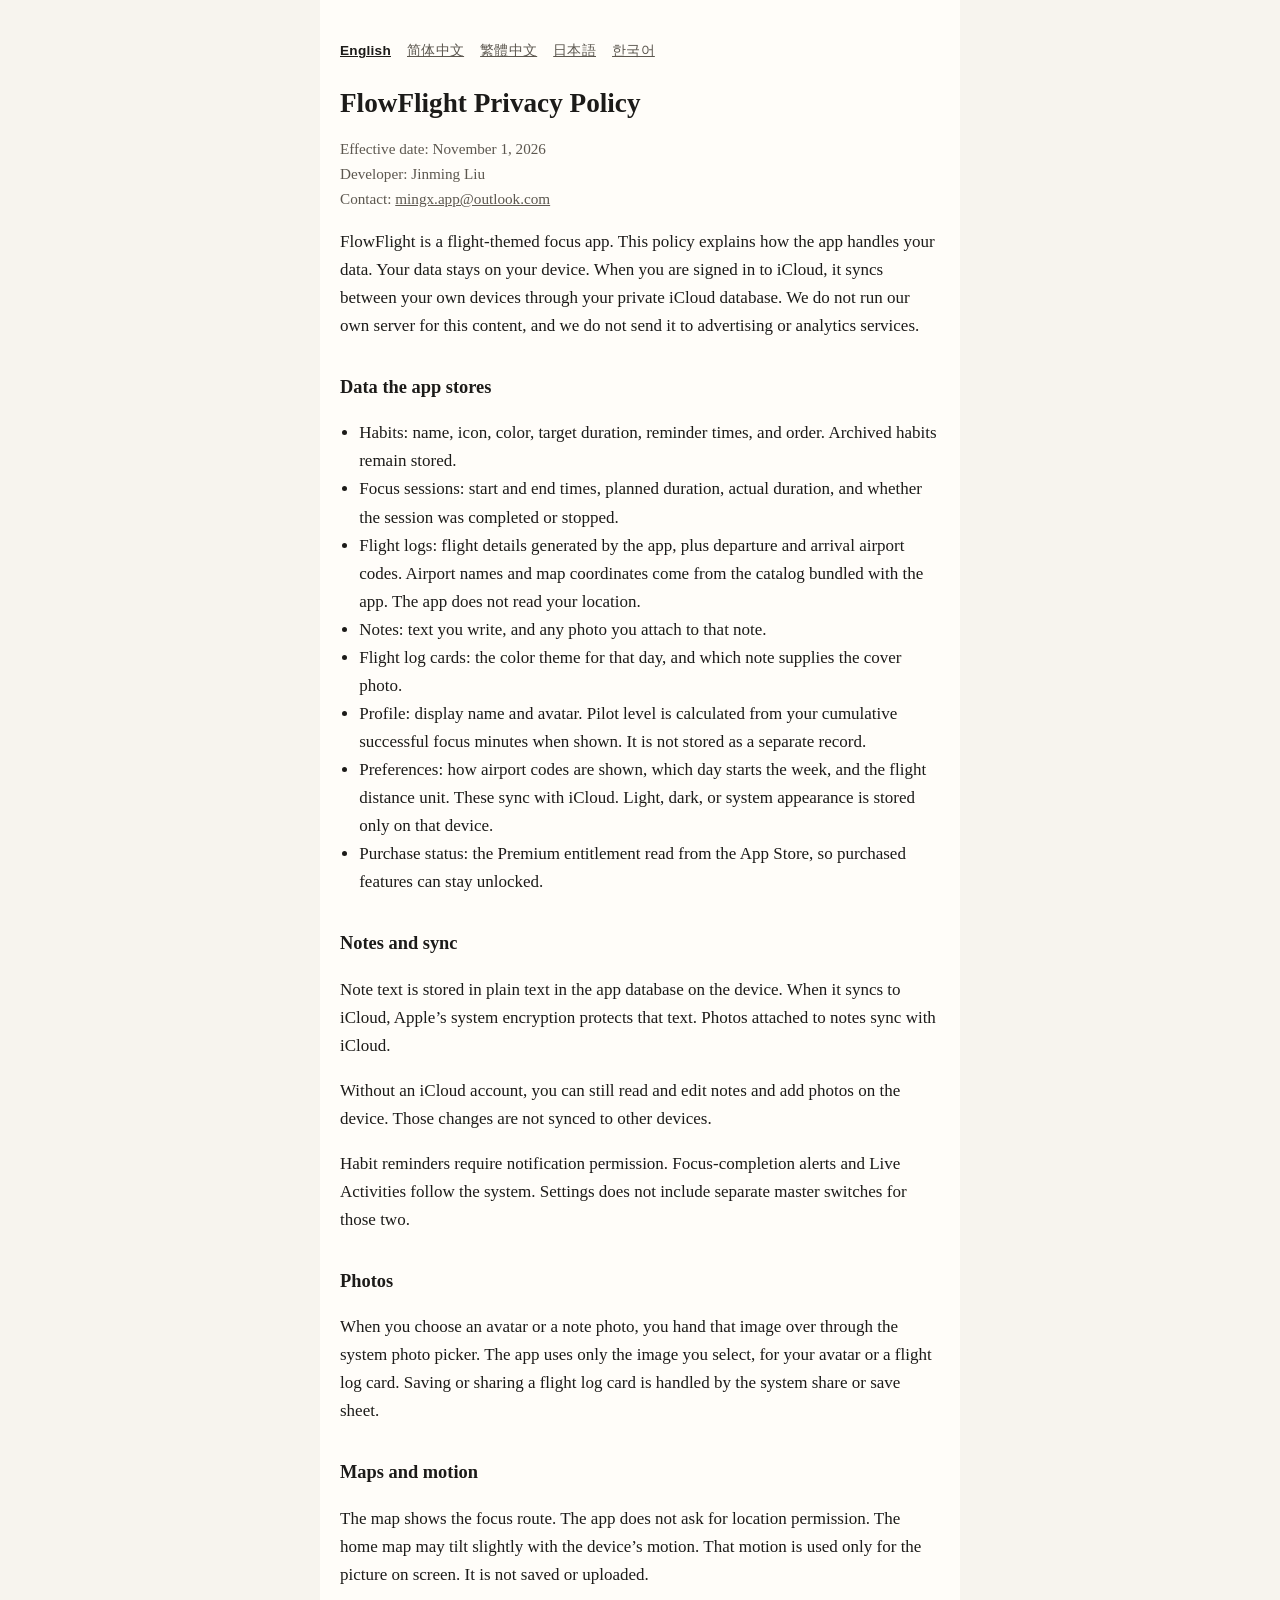
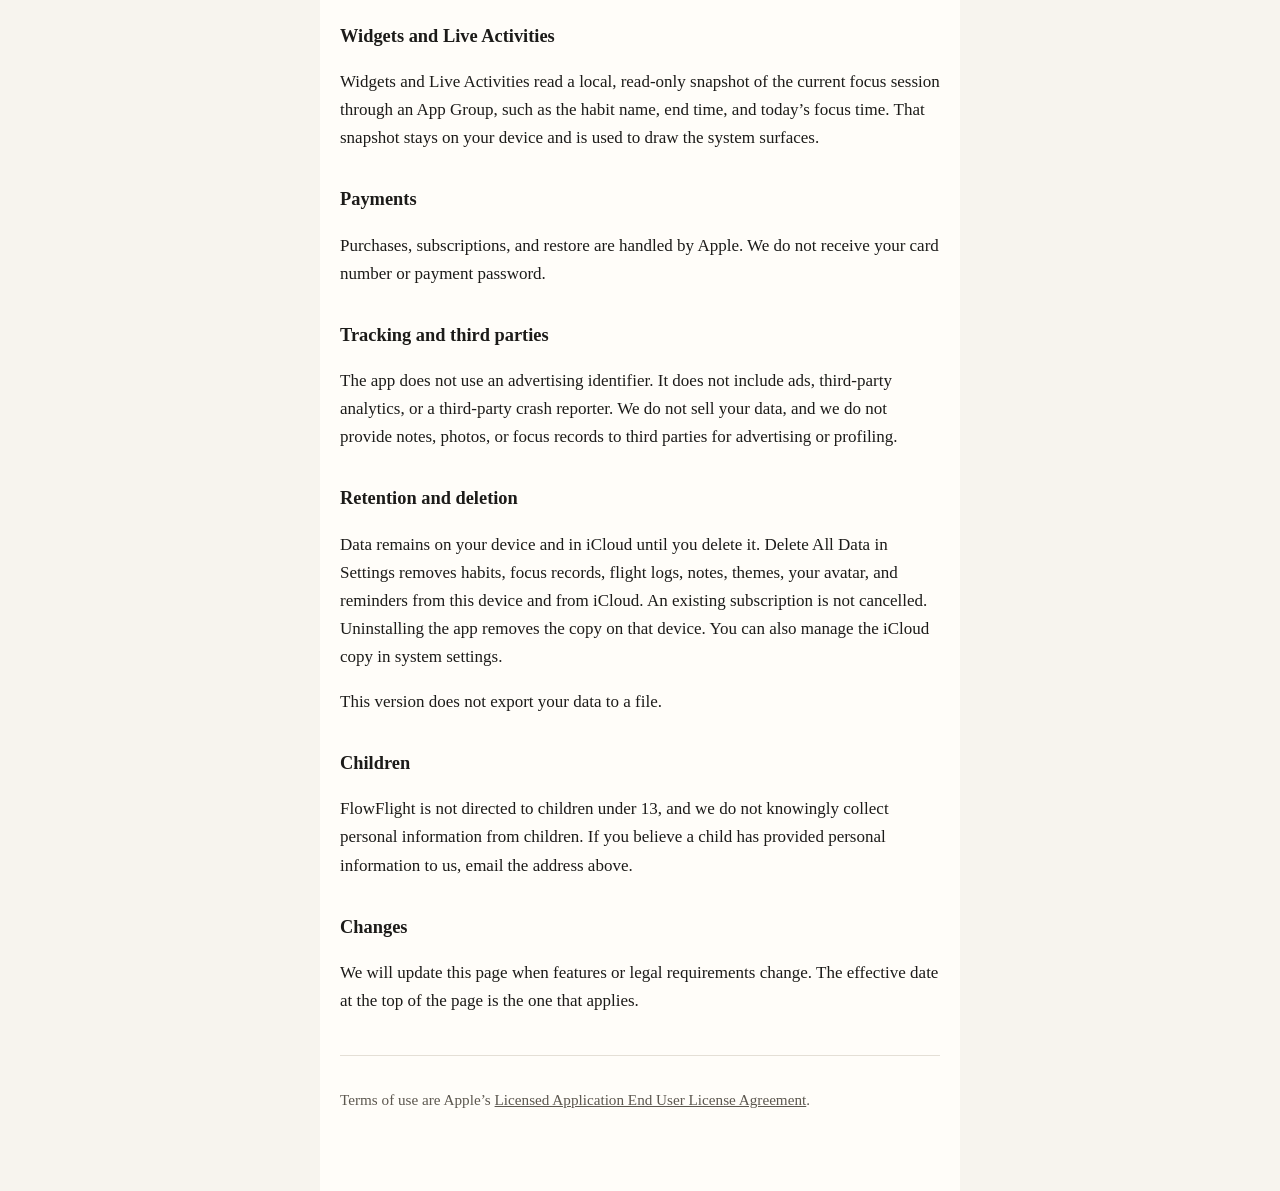
<file: flowflight/index.html>
<!DOCTYPE html>
<html lang="en">
<head>
  <meta charset="utf-8">
  <meta name="viewport" content="width=device-width, initial-scale=1">
  <title>FlowFlight Privacy Policy</title>
  <link rel="stylesheet" href="style.css">
</head>
<body>
  <main>
    <nav>
      <a href="./" aria-current="page" lang="en">English</a>
      <a href="zh-Hans/" lang="zh-Hans">简体中文</a>
      <a href="zh-Hant/" lang="zh-Hant">繁體中文</a>
      <a href="ja/" lang="ja">日本語</a>
      <a href="ko/" lang="ko">한국어</a>
    </nav>
    <h1>FlowFlight Privacy Policy</h1>
    <p class="meta">Effective date: November 1, 2026<br>Developer: Jinming Liu<br>Contact: <a href="mailto:mingx.app@outlook.com">mingx.app@outlook.com</a></p>
    <p>FlowFlight is a flight-themed focus app. This policy explains how the app handles your data. Your data stays on your device. When you are signed in to iCloud, it syncs between your own devices through your private iCloud database. We do not run our own server for this content, and we do not send it to advertising or analytics services.</p>

    <h2>Data the app stores</h2>
    <ul>
      <li>Habits: name, icon, color, target duration, reminder times, and order. Archived habits remain stored.</li>
      <li>Focus sessions: start and end times, planned duration, actual duration, and whether the session was completed or stopped.</li>
      <li>Flight logs: flight details generated by the app, plus departure and arrival airport codes. Airport names and map coordinates come from the catalog bundled with the app. The app does not read your location.</li>
      <li>Notes: text you write, and any photo you attach to that note.</li>
      <li>Flight log cards: the color theme for that day, and which note supplies the cover photo.</li>
      <li>Profile: display name and avatar. Pilot level is calculated from your cumulative successful focus minutes when shown. It is not stored as a separate record.</li>
      <li>Preferences: how airport codes are shown, which day starts the week, and the flight distance unit. These sync with iCloud. Light, dark, or system appearance is stored only on that device.</li>
      <li>Purchase status: the Premium entitlement read from the App Store, so purchased features can stay unlocked.</li>
    </ul>

    <h2>Notes and sync</h2>
    <p>Note text is stored in plain text in the app database on the device. When it syncs to iCloud, Apple’s system encryption protects that text. Photos attached to notes sync with iCloud.</p>
    <p>Without an iCloud account, you can still read and edit notes and add photos on the device. Those changes are not synced to other devices.</p>
    <p>Habit reminders require notification permission. Focus-completion alerts and Live Activities follow the system. Settings does not include separate master switches for those two.</p>

    <h2>Photos</h2>
    <p>When you choose an avatar or a note photo, you hand that image over through the system photo picker. The app uses only the image you select, for your avatar or a flight log card. Saving or sharing a flight log card is handled by the system share or save sheet.</p>

    <h2>Maps and motion</h2>
    <p>The map shows the focus route. The app does not ask for location permission. The home map may tilt slightly with the device’s motion. That motion is used only for the picture on screen. It is not saved or uploaded.</p>

    <h2>Widgets and Live Activities</h2>
    <p>Widgets and Live Activities read a local, read-only snapshot of the current focus session through an App Group, such as the habit name, end time, and today’s focus time. That snapshot stays on your device and is used to draw the system surfaces.</p>

    <h2>Payments</h2>
    <p>Purchases, subscriptions, and restore are handled by Apple. We do not receive your card number or payment password.</p>

    <h2>Tracking and third parties</h2>
    <p>The app does not use an advertising identifier. It does not include ads, third-party analytics, or a third-party crash reporter. We do not sell your data, and we do not provide notes, photos, or focus records to third parties for advertising or profiling.</p>

    <h2>Retention and deletion</h2>
    <p>Data remains on your device and in iCloud until you delete it. Delete All Data in Settings removes habits, focus records, flight logs, notes, themes, your avatar, and reminders from this device and from iCloud. An existing subscription is not cancelled. Uninstalling the app removes the copy on that device. You can also manage the iCloud copy in system settings.</p>
    <p>This version does not export your data to a file.</p>

    <h2>Children</h2>
    <p>FlowFlight is not directed to children under 13, and we do not knowingly collect personal information from children. If you believe a child has provided personal information to us, email the address above.</p>

    <h2>Changes</h2>
    <p>We will update this page when features or legal requirements change. The effective date at the top of the page is the one that applies.</p>

    <footer>
      <p>Terms of use are Apple’s <a href="https://www.apple.com/legal/internet-services/itunes/dev/stdeula/">Licensed Application End User License Agreement</a>.</p>
    </footer>
  </main>
</body>
</html>
</file>
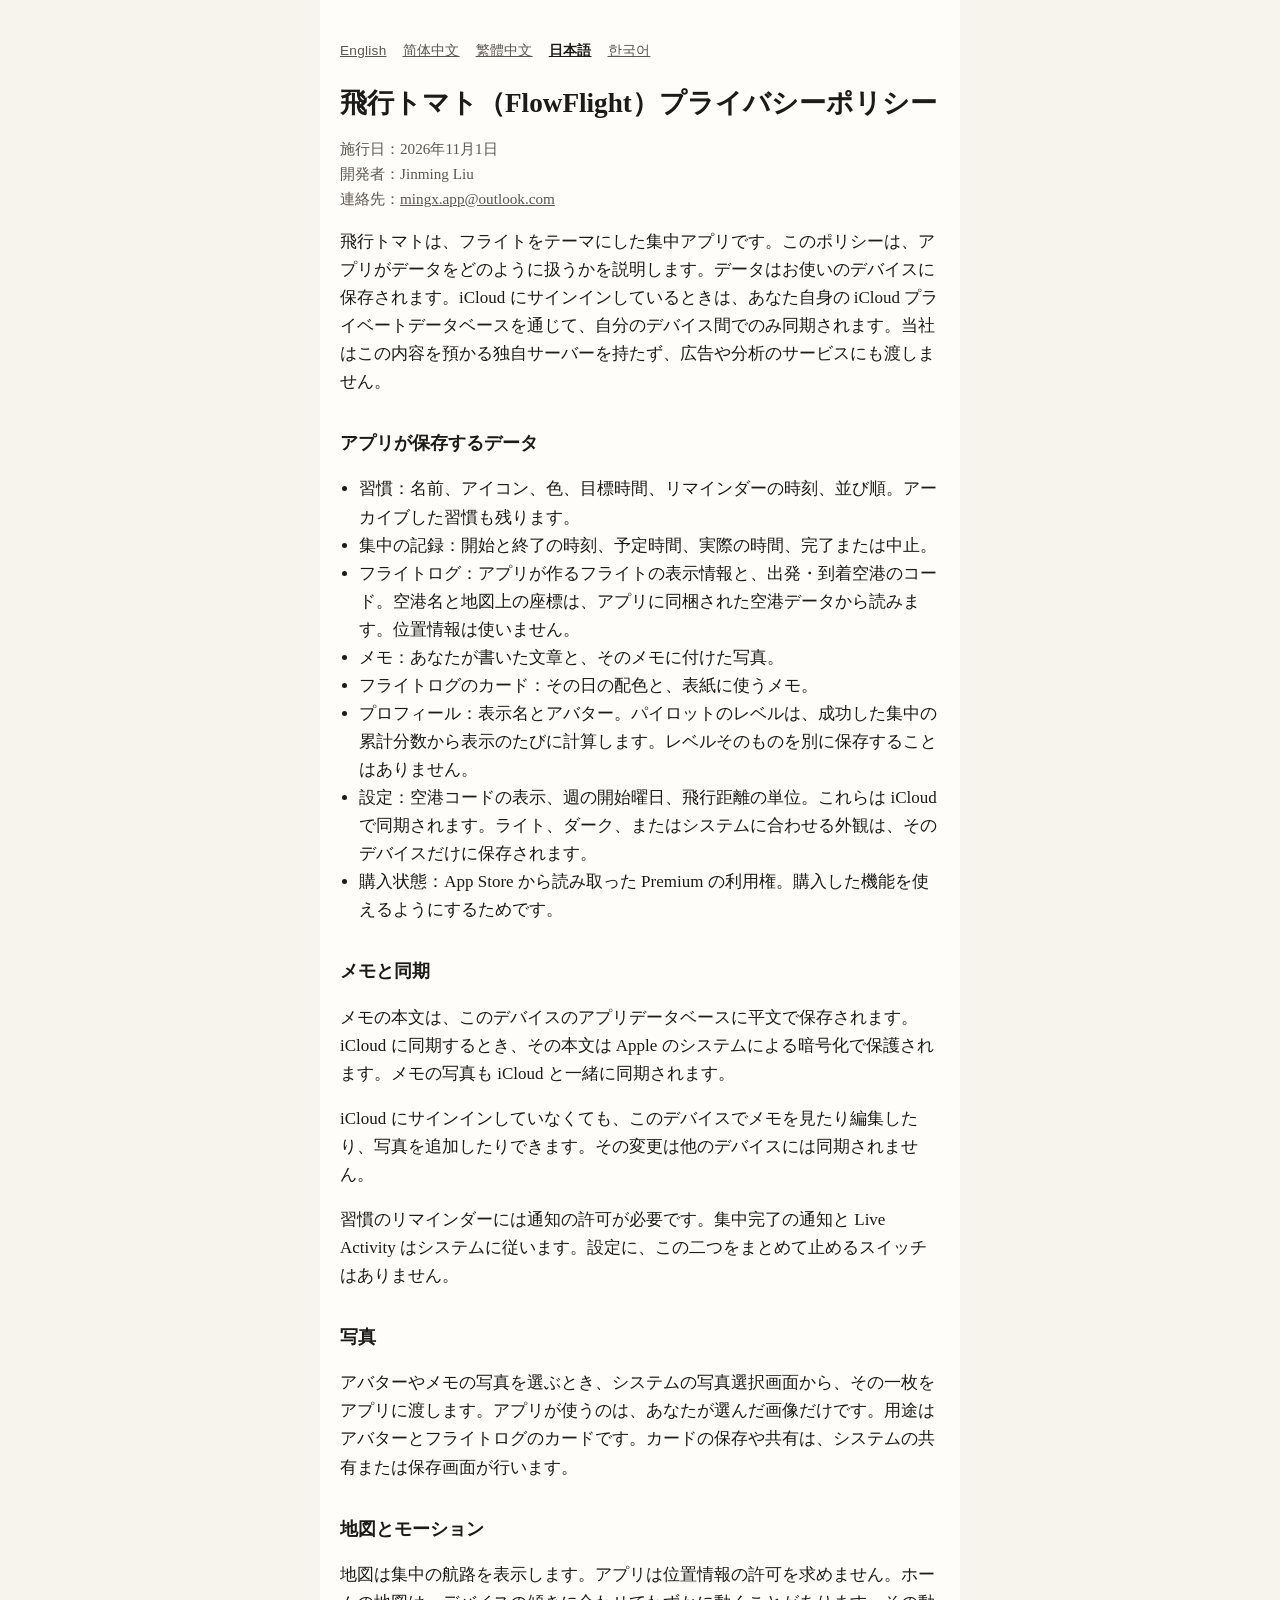
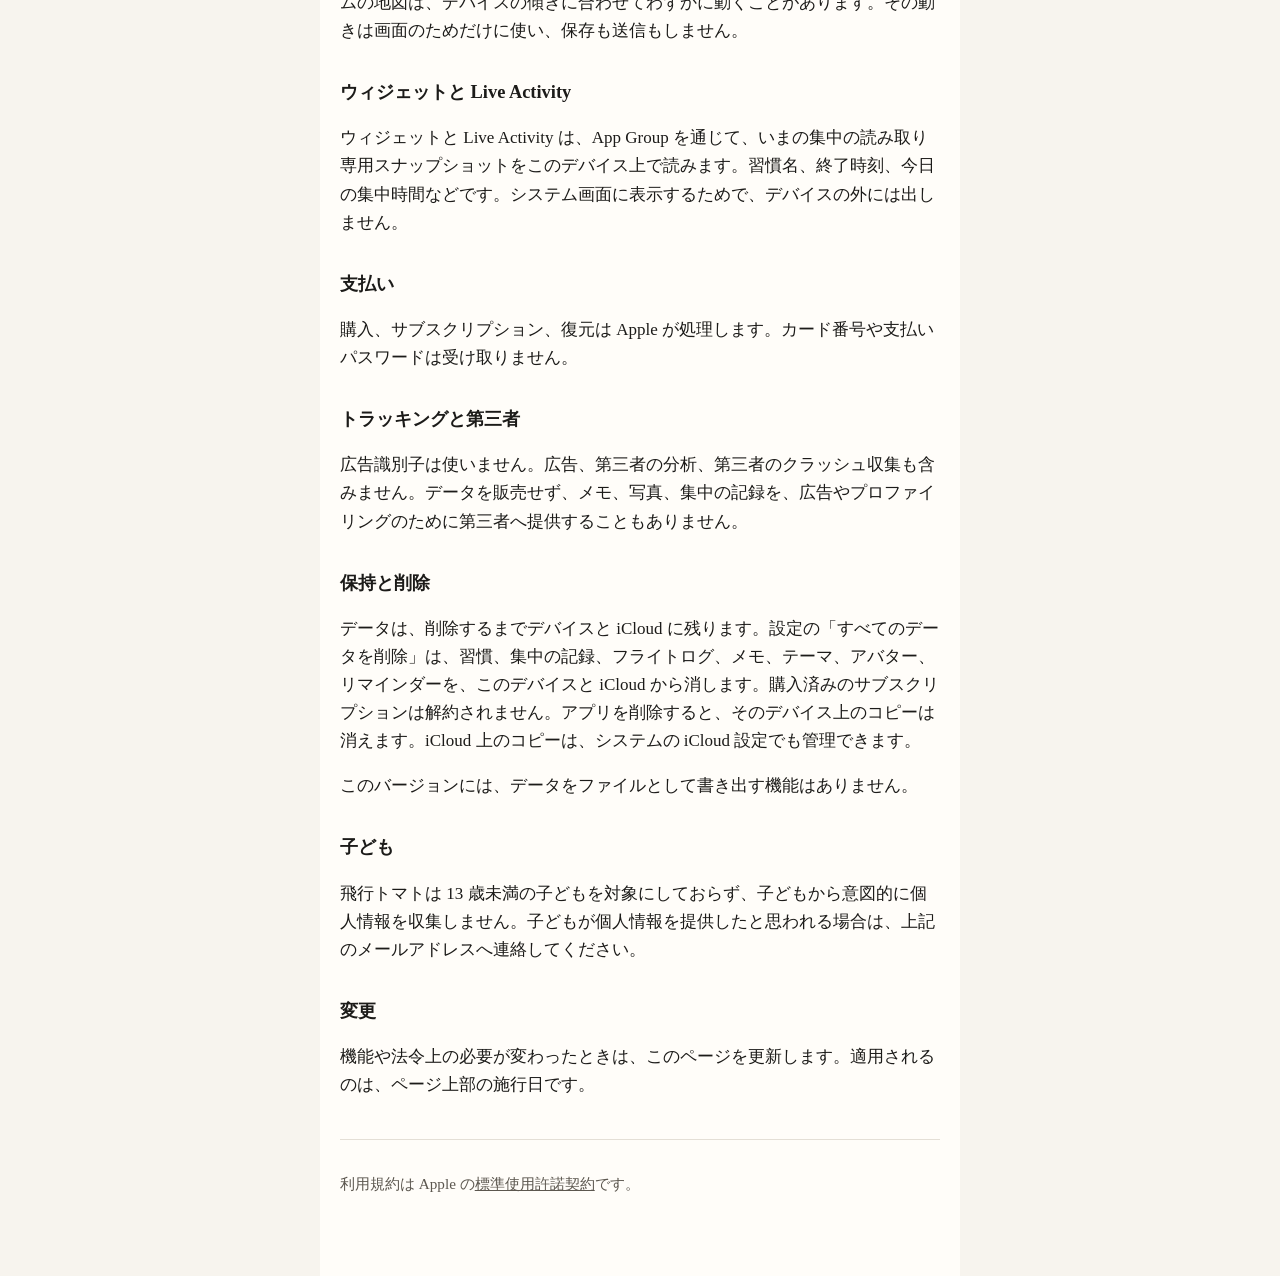
<file: flowflight/ja/index.html>
<!DOCTYPE html>
<html lang="ja">
<head>
  <meta charset="utf-8">
  <meta name="viewport" content="width=device-width, initial-scale=1">
  <title>飛行トマト プライバシーポリシー</title>
  <link rel="stylesheet" href="../style.css">
</head>
<body>
  <main>
    <nav>
      <a href="../" lang="en">English</a>
      <a href="../zh-Hans/" lang="zh-Hans">简体中文</a>
      <a href="../zh-Hant/" lang="zh-Hant">繁體中文</a>
      <a href="./" aria-current="page" lang="ja">日本語</a>
      <a href="../ko/" lang="ko">한국어</a>
    </nav>
    <h1>飛行トマト（FlowFlight）プライバシーポリシー</h1>
    <p class="meta">施行日：2026年11月1日<br>開発者：Jinming Liu<br>連絡先：<a href="mailto:mingx.app@outlook.com">mingx.app@outlook.com</a></p>
    <p>飛行トマトは、フライトをテーマにした集中アプリです。このポリシーは、アプリがデータをどのように扱うかを説明します。データはお使いのデバイスに保存されます。iCloud にサインインしているときは、あなた自身の iCloud プライベートデータベースを通じて、自分のデバイス間でのみ同期されます。当社はこの内容を預かる独自サーバーを持たず、広告や分析のサービスにも渡しません。</p>

    <h2>アプリが保存するデータ</h2>
    <ul>
      <li>習慣：名前、アイコン、色、目標時間、リマインダーの時刻、並び順。アーカイブした習慣も残ります。</li>
      <li>集中の記録：開始と終了の時刻、予定時間、実際の時間、完了または中止。</li>
      <li>フライトログ：アプリが作るフライトの表示情報と、出発・到着空港のコード。空港名と地図上の座標は、アプリに同梱された空港データから読みます。位置情報は使いません。</li>
      <li>メモ：あなたが書いた文章と、そのメモに付けた写真。</li>
      <li>フライトログのカード：その日の配色と、表紙に使うメモ。</li>
      <li>プロフィール：表示名とアバター。パイロットのレベルは、成功した集中の累計分数から表示のたびに計算します。レベルそのものを別に保存することはありません。</li>
      <li>設定：空港コードの表示、週の開始曜日、飛行距離の単位。これらは iCloud で同期されます。ライト、ダーク、またはシステムに合わせる外観は、そのデバイスだけに保存されます。</li>
      <li>購入状態：App Store から読み取った Premium の利用権。購入した機能を使えるようにするためです。</li>
    </ul>

    <h2>メモと同期</h2>
    <p>メモの本文は、このデバイスのアプリデータベースに平文で保存されます。iCloud に同期するとき、その本文は Apple のシステムによる暗号化で保護されます。メモの写真も iCloud と一緒に同期されます。</p>
    <p>iCloud にサインインしていなくても、このデバイスでメモを見たり編集したり、写真を追加したりできます。その変更は他のデバイスには同期されません。</p>
    <p>習慣のリマインダーには通知の許可が必要です。集中完了の通知と Live Activity はシステムに従います。設定に、この二つをまとめて止めるスイッチはありません。</p>

    <h2>写真</h2>
    <p>アバターやメモの写真を選ぶとき、システムの写真選択画面から、その一枚をアプリに渡します。アプリが使うのは、あなたが選んだ画像だけです。用途はアバターとフライトログのカードです。カードの保存や共有は、システムの共有または保存画面が行います。</p>

    <h2>地図とモーション</h2>
    <p>地図は集中の航路を表示します。アプリは位置情報の許可を求めません。ホームの地図は、デバイスの傾きに合わせてわずかに動くことがあります。その動きは画面のためだけに使い、保存も送信もしません。</p>

    <h2>ウィジェットと Live Activity</h2>
    <p>ウィジェットと Live Activity は、App Group を通じて、いまの集中の読み取り専用スナップショットをこのデバイス上で読みます。習慣名、終了時刻、今日の集中時間などです。システム画面に表示するためで、デバイスの外には出しません。</p>

    <h2>支払い</h2>
    <p>購入、サブスクリプション、復元は Apple が処理します。カード番号や支払いパスワードは受け取りません。</p>

    <h2>トラッキングと第三者</h2>
    <p>広告識別子は使いません。広告、第三者の分析、第三者のクラッシュ収集も含みません。データを販売せず、メモ、写真、集中の記録を、広告やプロファイリングのために第三者へ提供することもありません。</p>

    <h2>保持と削除</h2>
    <p>データは、削除するまでデバイスと iCloud に残ります。設定の「すべてのデータを削除」は、習慣、集中の記録、フライトログ、メモ、テーマ、アバター、リマインダーを、このデバイスと iCloud から消します。購入済みのサブスクリプションは解約されません。アプリを削除すると、そのデバイス上のコピーは消えます。iCloud 上のコピーは、システムの iCloud 設定でも管理できます。</p>
    <p>このバージョンには、データをファイルとして書き出す機能はありません。</p>

    <h2>子ども</h2>
    <p>飛行トマトは 13 歳未満の子どもを対象にしておらず、子どもから意図的に個人情報を収集しません。子どもが個人情報を提供したと思われる場合は、上記のメールアドレスへ連絡してください。</p>

    <h2>変更</h2>
    <p>機能や法令上の必要が変わったときは、このページを更新します。適用されるのは、ページ上部の施行日です。</p>

    <footer>
      <p>利用規約は Apple の<a href="https://www.apple.com/legal/internet-services/itunes/dev/stdeula/">標準使用許諾契約</a>です。</p>
    </footer>
  </main>
</body>
</html>
</file>
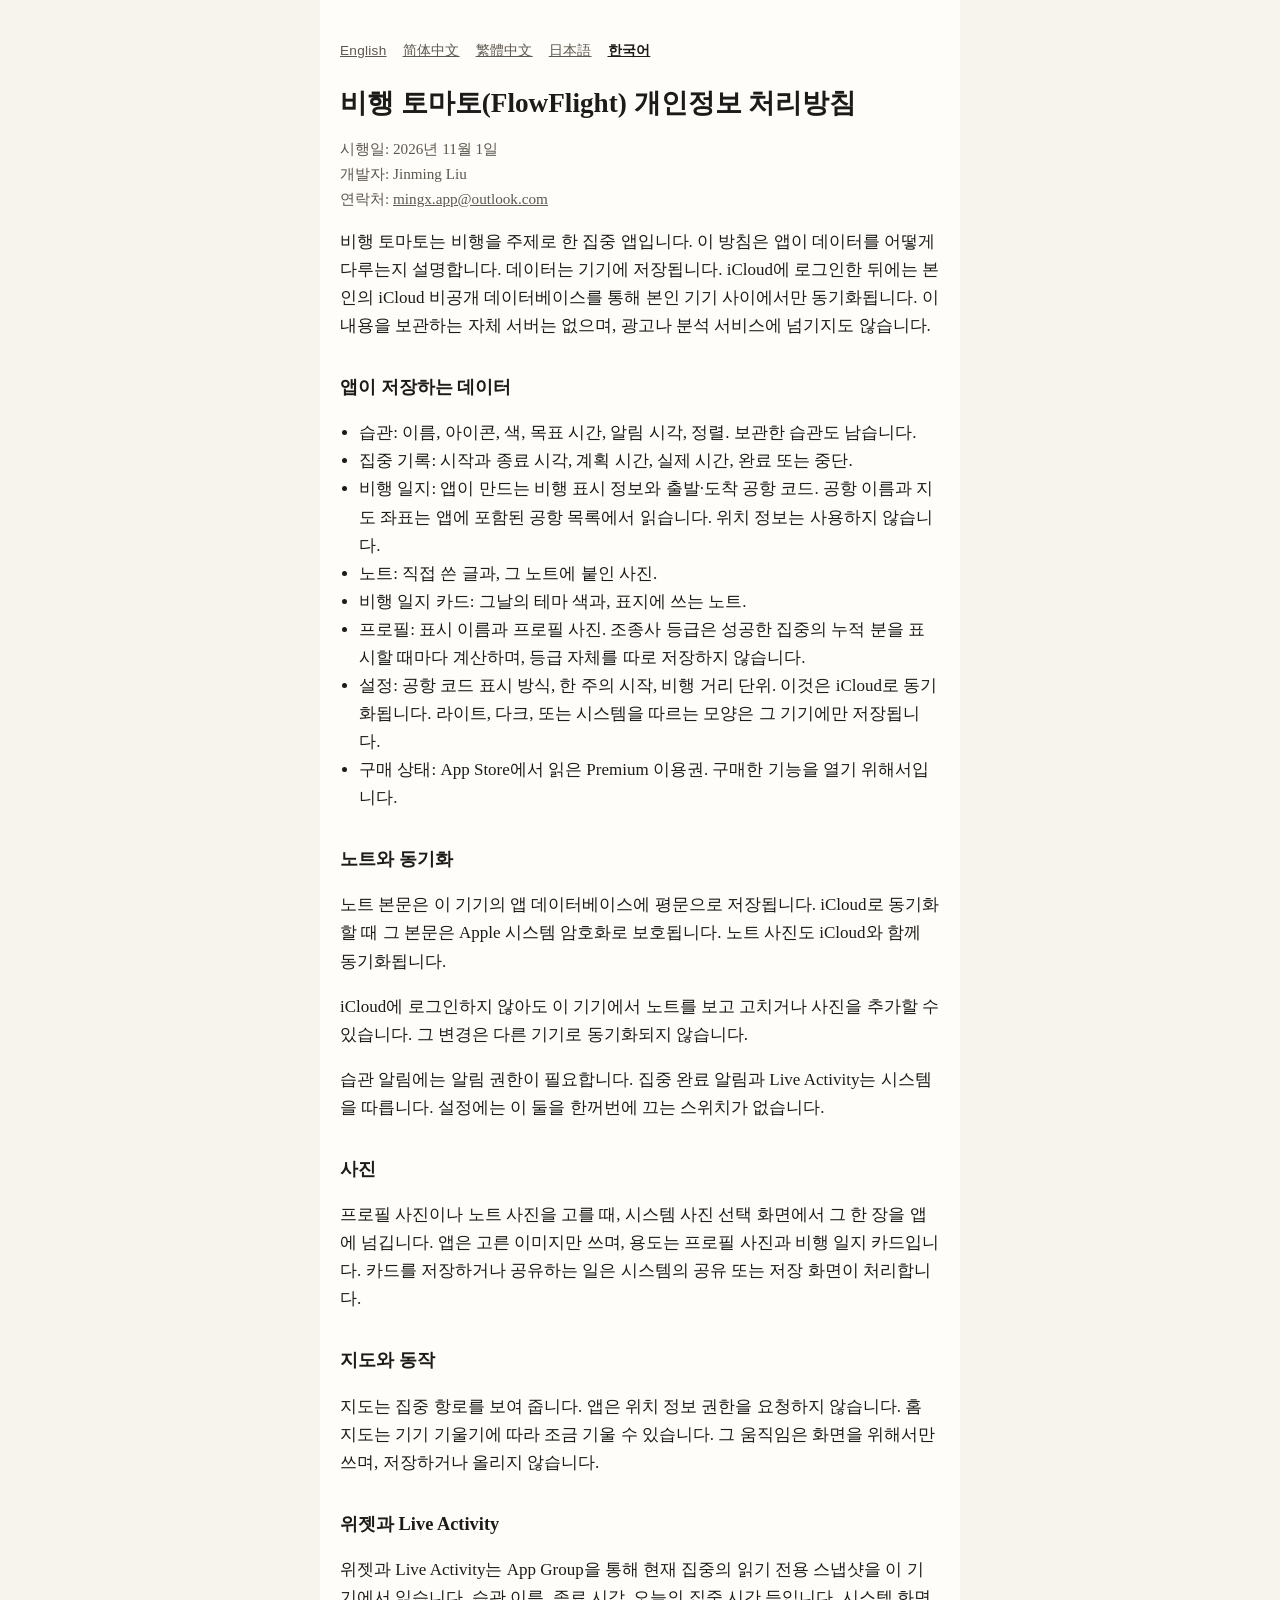
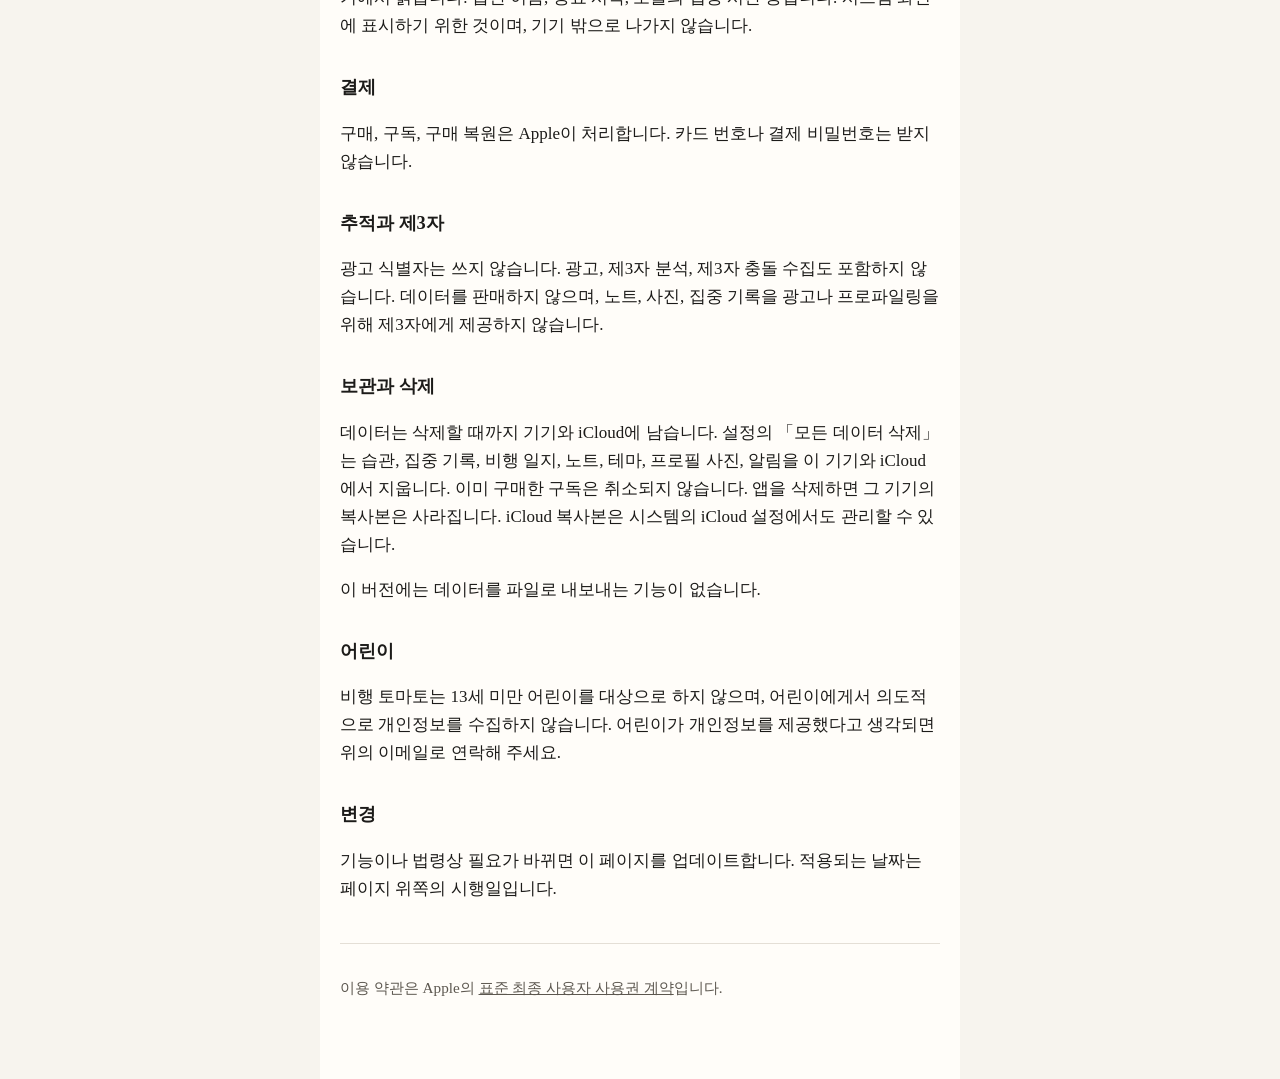
<file: flowflight/ko/index.html>
<!DOCTYPE html>
<html lang="ko">
<head>
  <meta charset="utf-8">
  <meta name="viewport" content="width=device-width, initial-scale=1">
  <title>비행 토마토 개인정보 처리방침</title>
  <link rel="stylesheet" href="../style.css">
</head>
<body>
  <main>
    <nav>
      <a href="../" lang="en">English</a>
      <a href="../zh-Hans/" lang="zh-Hans">简体中文</a>
      <a href="../zh-Hant/" lang="zh-Hant">繁體中文</a>
      <a href="../ja/" lang="ja">日本語</a>
      <a href="./" aria-current="page" lang="ko">한국어</a>
    </nav>
    <h1>비행 토마토(FlowFlight) 개인정보 처리방침</h1>
    <p class="meta">시행일: 2026년 11월 1일<br>개발자: Jinming Liu<br>연락처: <a href="mailto:mingx.app@outlook.com">mingx.app@outlook.com</a></p>
    <p>비행 토마토는 비행을 주제로 한 집중 앱입니다. 이 방침은 앱이 데이터를 어떻게 다루는지 설명합니다. 데이터는 기기에 저장됩니다. iCloud에 로그인한 뒤에는 본인의 iCloud 비공개 데이터베이스를 통해 본인 기기 사이에서만 동기화됩니다. 이 내용을 보관하는 자체 서버는 없으며, 광고나 분석 서비스에 넘기지도 않습니다.</p>

    <h2>앱이 저장하는 데이터</h2>
    <ul>
      <li>습관: 이름, 아이콘, 색, 목표 시간, 알림 시각, 정렬. 보관한 습관도 남습니다.</li>
      <li>집중 기록: 시작과 종료 시각, 계획 시간, 실제 시간, 완료 또는 중단.</li>
      <li>비행 일지: 앱이 만드는 비행 표시 정보와 출발·도착 공항 코드. 공항 이름과 지도 좌표는 앱에 포함된 공항 목록에서 읽습니다. 위치 정보는 사용하지 않습니다.</li>
      <li>노트: 직접 쓴 글과, 그 노트에 붙인 사진.</li>
      <li>비행 일지 카드: 그날의 테마 색과, 표지에 쓰는 노트.</li>
      <li>프로필: 표시 이름과 프로필 사진. 조종사 등급은 성공한 집중의 누적 분을 표시할 때마다 계산하며, 등급 자체를 따로 저장하지 않습니다.</li>
      <li>설정: 공항 코드 표시 방식, 한 주의 시작, 비행 거리 단위. 이것은 iCloud로 동기화됩니다. 라이트, 다크, 또는 시스템을 따르는 모양은 그 기기에만 저장됩니다.</li>
      <li>구매 상태: App Store에서 읽은 Premium 이용권. 구매한 기능을 열기 위해서입니다.</li>
    </ul>

    <h2>노트와 동기화</h2>
    <p>노트 본문은 이 기기의 앱 데이터베이스에 평문으로 저장됩니다. iCloud로 동기화할 때 그 본문은 Apple 시스템 암호화로 보호됩니다. 노트 사진도 iCloud와 함께 동기화됩니다.</p>
    <p>iCloud에 로그인하지 않아도 이 기기에서 노트를 보고 고치거나 사진을 추가할 수 있습니다. 그 변경은 다른 기기로 동기화되지 않습니다.</p>
    <p>습관 알림에는 알림 권한이 필요합니다. 집중 완료 알림과 Live Activity는 시스템을 따릅니다. 설정에는 이 둘을 한꺼번에 끄는 스위치가 없습니다.</p>

    <h2>사진</h2>
    <p>프로필 사진이나 노트 사진을 고를 때, 시스템 사진 선택 화면에서 그 한 장을 앱에 넘깁니다. 앱은 고른 이미지만 쓰며, 용도는 프로필 사진과 비행 일지 카드입니다. 카드를 저장하거나 공유하는 일은 시스템의 공유 또는 저장 화면이 처리합니다.</p>

    <h2>지도와 동작</h2>
    <p>지도는 집중 항로를 보여 줍니다. 앱은 위치 정보 권한을 요청하지 않습니다. 홈 지도는 기기 기울기에 따라 조금 기울 수 있습니다. 그 움직임은 화면을 위해서만 쓰며, 저장하거나 올리지 않습니다.</p>

    <h2>위젯과 Live Activity</h2>
    <p>위젯과 Live Activity는 App Group을 통해 현재 집중의 읽기 전용 스냅샷을 이 기기에서 읽습니다. 습관 이름, 종료 시각, 오늘의 집중 시간 등입니다. 시스템 화면에 표시하기 위한 것이며, 기기 밖으로 나가지 않습니다.</p>

    <h2>결제</h2>
    <p>구매, 구독, 구매 복원은 Apple이 처리합니다. 카드 번호나 결제 비밀번호는 받지 않습니다.</p>

    <h2>추적과 제3자</h2>
    <p>광고 식별자는 쓰지 않습니다. 광고, 제3자 분석, 제3자 충돌 수집도 포함하지 않습니다. 데이터를 판매하지 않으며, 노트, 사진, 집중 기록을 광고나 프로파일링을 위해 제3자에게 제공하지 않습니다.</p>

    <h2>보관과 삭제</h2>
    <p>데이터는 삭제할 때까지 기기와 iCloud에 남습니다. 설정의 「모든 데이터 삭제」는 습관, 집중 기록, 비행 일지, 노트, 테마, 프로필 사진, 알림을 이 기기와 iCloud에서 지웁니다. 이미 구매한 구독은 취소되지 않습니다. 앱을 삭제하면 그 기기의 복사본은 사라집니다. iCloud 복사본은 시스템의 iCloud 설정에서도 관리할 수 있습니다.</p>
    <p>이 버전에는 데이터를 파일로 내보내는 기능이 없습니다.</p>

    <h2>어린이</h2>
    <p>비행 토마토는 13세 미만 어린이를 대상으로 하지 않으며, 어린이에게서 의도적으로 개인정보를 수집하지 않습니다. 어린이가 개인정보를 제공했다고 생각되면 위의 이메일로 연락해 주세요.</p>

    <h2>변경</h2>
    <p>기능이나 법령상 필요가 바뀌면 이 페이지를 업데이트합니다. 적용되는 날짜는 페이지 위쪽의 시행일입니다.</p>

    <footer>
      <p>이용 약관은 Apple의 <a href="https://www.apple.com/legal/internet-services/itunes/dev/stdeula/">표준 최종 사용자 사용권 계약</a>입니다.</p>
    </footer>
  </main>
</body>
</html>
</file>
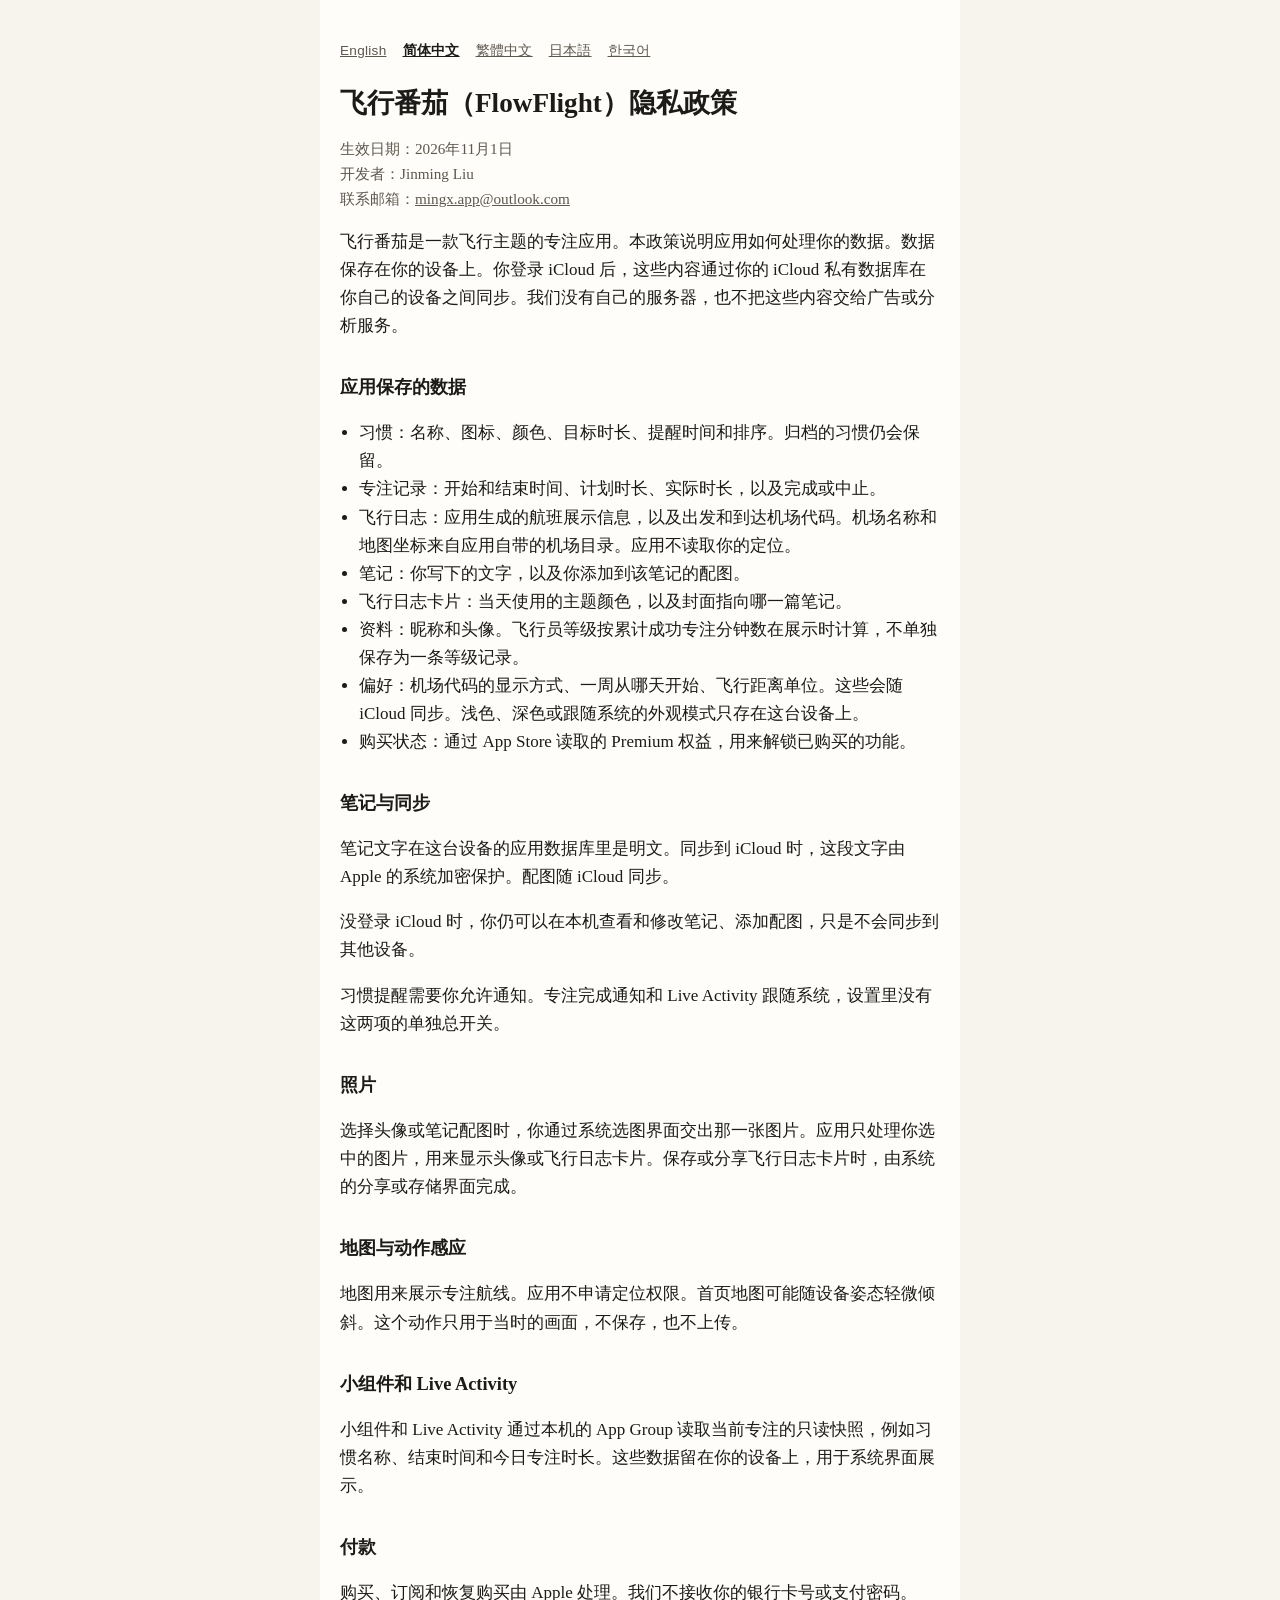
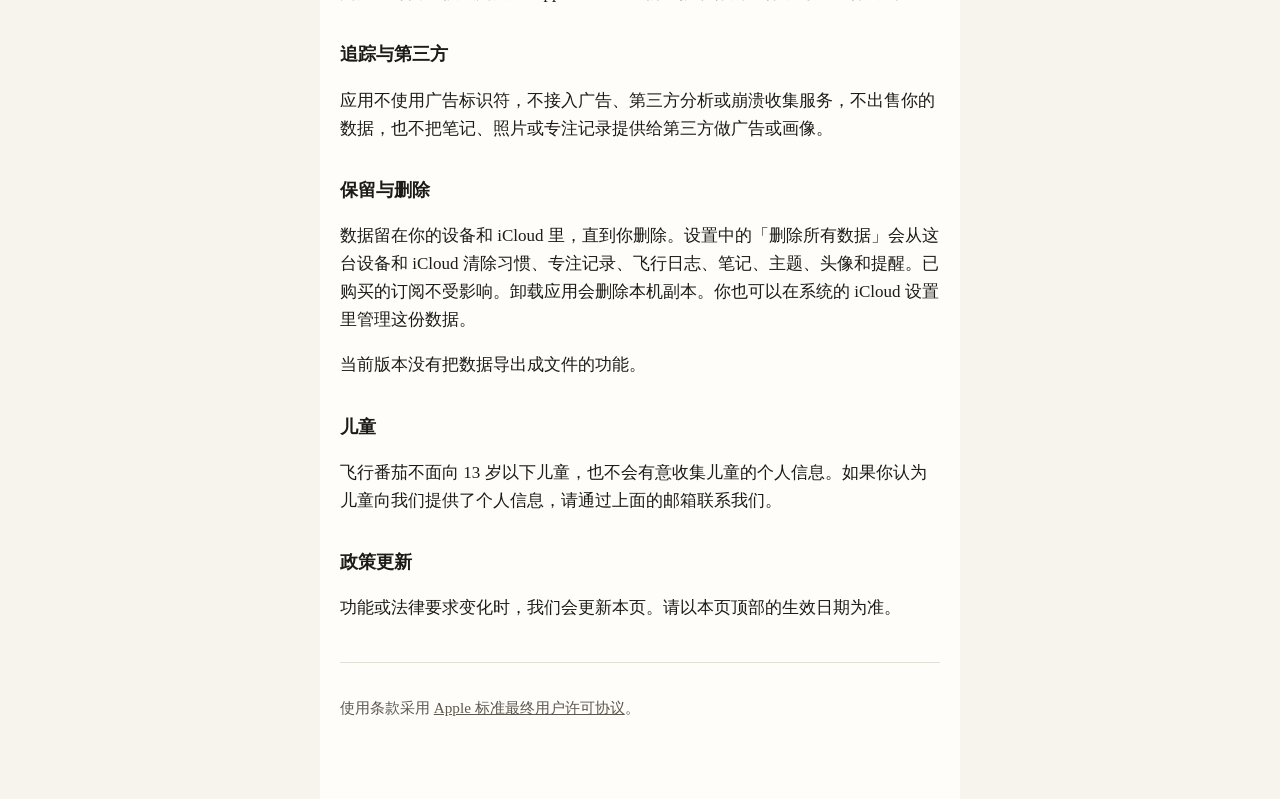
<file: flowflight/zh-Hans/index.html>
<!DOCTYPE html>
<html lang="zh-Hans">
<head>
  <meta charset="utf-8">
  <meta name="viewport" content="width=device-width, initial-scale=1">
  <title>飞行番茄隐私政策</title>
  <link rel="stylesheet" href="../style.css">
</head>
<body>
  <main>
    <nav>
      <a href="../" lang="en">English</a>
      <a href="./" aria-current="page" lang="zh-Hans">简体中文</a>
      <a href="../zh-Hant/" lang="zh-Hant">繁體中文</a>
      <a href="../ja/" lang="ja">日本語</a>
      <a href="../ko/" lang="ko">한국어</a>
    </nav>
    <h1>飞行番茄（FlowFlight）隐私政策</h1>
    <p class="meta">生效日期：2026年11月1日<br>开发者：Jinming Liu<br>联系邮箱：<a href="mailto:mingx.app@outlook.com">mingx.app@outlook.com</a></p>
    <p>飞行番茄是一款飞行主题的专注应用。本政策说明应用如何处理你的数据。数据保存在你的设备上。你登录 iCloud 后，这些内容通过你的 iCloud 私有数据库在你自己的设备之间同步。我们没有自己的服务器，也不把这些内容交给广告或分析服务。</p>

    <h2>应用保存的数据</h2>
    <ul>
      <li>习惯：名称、图标、颜色、目标时长、提醒时间和排序。归档的习惯仍会保留。</li>
      <li>专注记录：开始和结束时间、计划时长、实际时长，以及完成或中止。</li>
      <li>飞行日志：应用生成的航班展示信息，以及出发和到达机场代码。机场名称和地图坐标来自应用自带的机场目录。应用不读取你的定位。</li>
      <li>笔记：你写下的文字，以及你添加到该笔记的配图。</li>
      <li>飞行日志卡片：当天使用的主题颜色，以及封面指向哪一篇笔记。</li>
      <li>资料：昵称和头像。飞行员等级按累计成功专注分钟数在展示时计算，不单独保存为一条等级记录。</li>
      <li>偏好：机场代码的显示方式、一周从哪天开始、飞行距离单位。这些会随 iCloud 同步。浅色、深色或跟随系统的外观模式只存在这台设备上。</li>
      <li>购买状态：通过 App Store 读取的 Premium 权益，用来解锁已购买的功能。</li>
    </ul>

    <h2>笔记与同步</h2>
    <p>笔记文字在这台设备的应用数据库里是明文。同步到 iCloud 时，这段文字由 Apple 的系统加密保护。配图随 iCloud 同步。</p>
    <p>没登录 iCloud 时，你仍可以在本机查看和修改笔记、添加配图，只是不会同步到其他设备。</p>
    <p>习惯提醒需要你允许通知。专注完成通知和 Live Activity 跟随系统，设置里没有这两项的单独总开关。</p>

    <h2>照片</h2>
    <p>选择头像或笔记配图时，你通过系统选图界面交出那一张图片。应用只处理你选中的图片，用来显示头像或飞行日志卡片。保存或分享飞行日志卡片时，由系统的分享或存储界面完成。</p>

    <h2>地图与动作感应</h2>
    <p>地图用来展示专注航线。应用不申请定位权限。首页地图可能随设备姿态轻微倾斜。这个动作只用于当时的画面，不保存，也不上传。</p>

    <h2>小组件和 Live Activity</h2>
    <p>小组件和 Live Activity 通过本机的 App Group 读取当前专注的只读快照，例如习惯名称、结束时间和今日专注时长。这些数据留在你的设备上，用于系统界面展示。</p>

    <h2>付款</h2>
    <p>购买、订阅和恢复购买由 Apple 处理。我们不接收你的银行卡号或支付密码。</p>

    <h2>追踪与第三方</h2>
    <p>应用不使用广告标识符，不接入广告、第三方分析或崩溃收集服务，不出售你的数据，也不把笔记、照片或专注记录提供给第三方做广告或画像。</p>

    <h2>保留与删除</h2>
    <p>数据留在你的设备和 iCloud 里，直到你删除。设置中的「删除所有数据」会从这台设备和 iCloud 清除习惯、专注记录、飞行日志、笔记、主题、头像和提醒。已购买的订阅不受影响。卸载应用会删除本机副本。你也可以在系统的 iCloud 设置里管理这份数据。</p>
    <p>当前版本没有把数据导出成文件的功能。</p>

    <h2>儿童</h2>
    <p>飞行番茄不面向 13 岁以下儿童，也不会有意收集儿童的个人信息。如果你认为儿童向我们提供了个人信息，请通过上面的邮箱联系我们。</p>

    <h2>政策更新</h2>
    <p>功能或法律要求变化时，我们会更新本页。请以本页顶部的生效日期为准。</p>

    <footer>
      <p>使用条款采用 <a href="https://www.apple.com/legal/internet-services/itunes/dev/stdeula/">Apple 标准最终用户许可协议</a>。</p>
    </footer>
  </main>
</body>
</html>
</file>
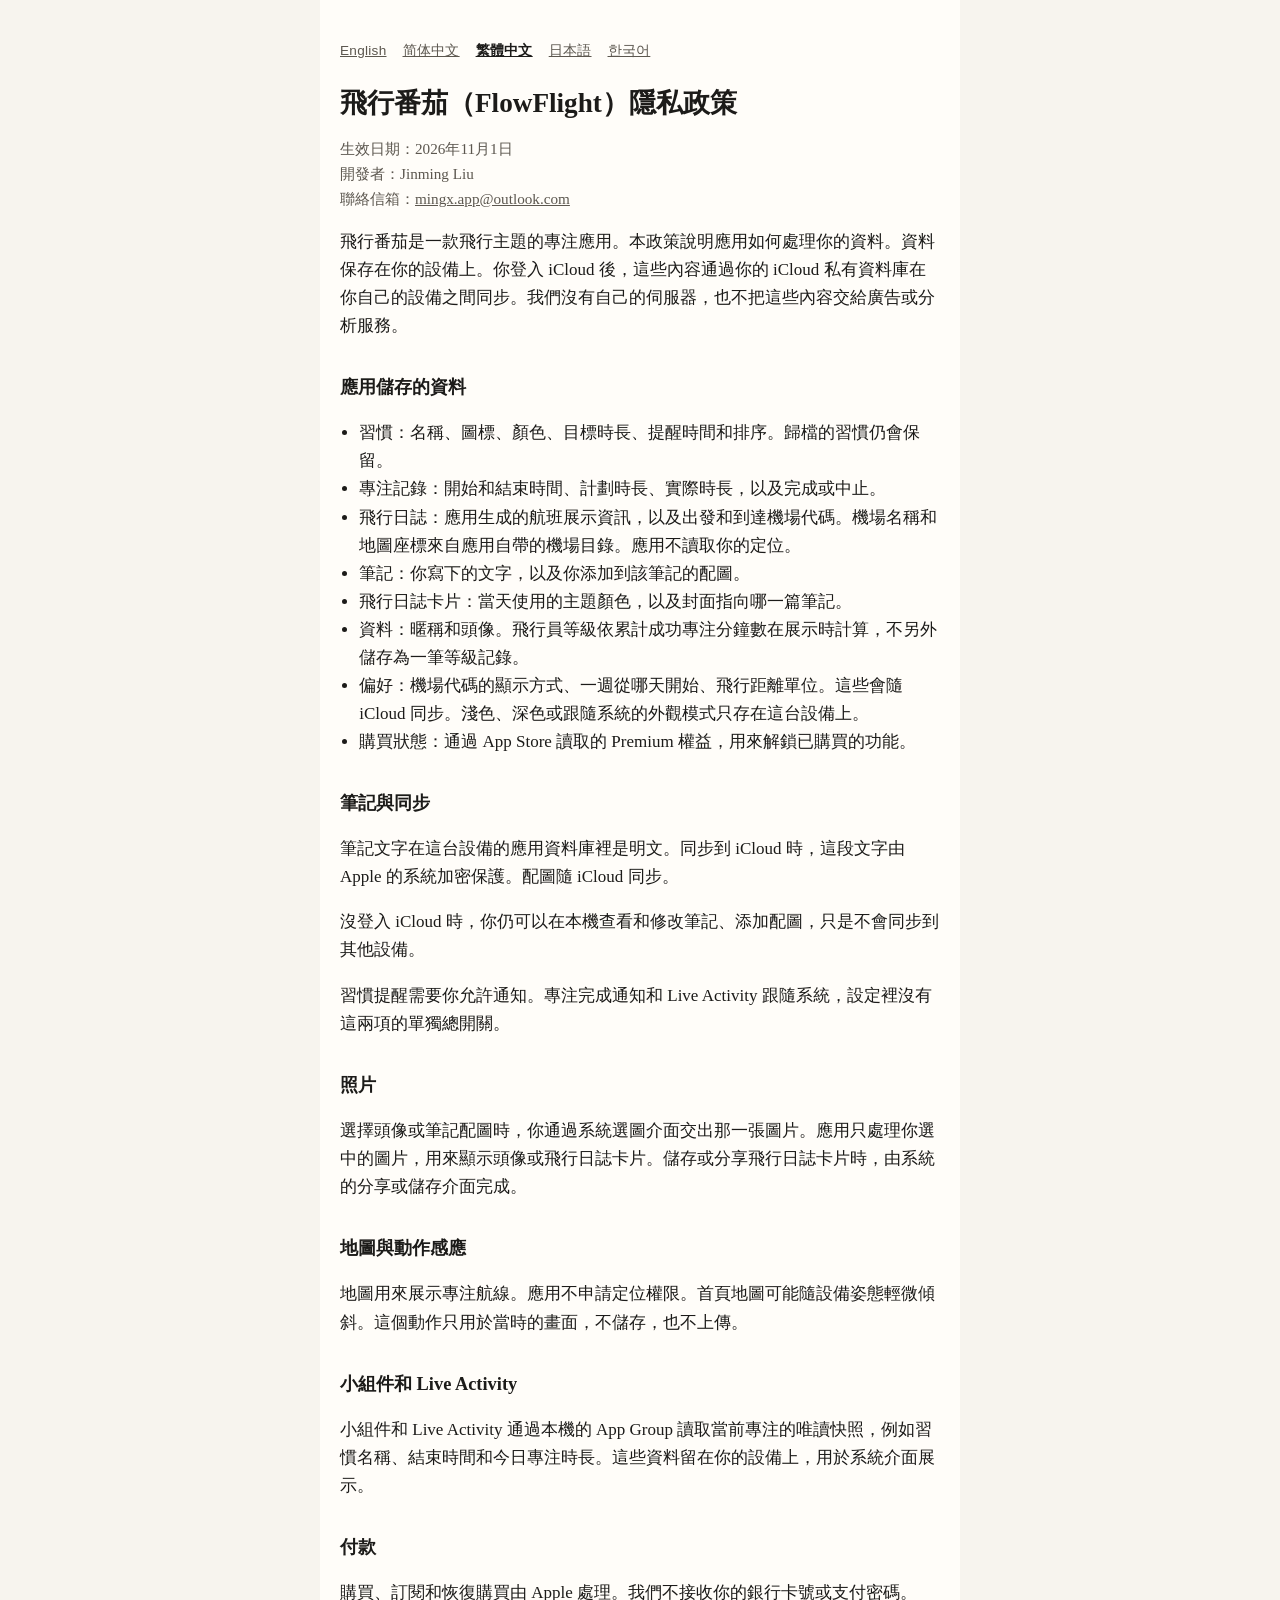
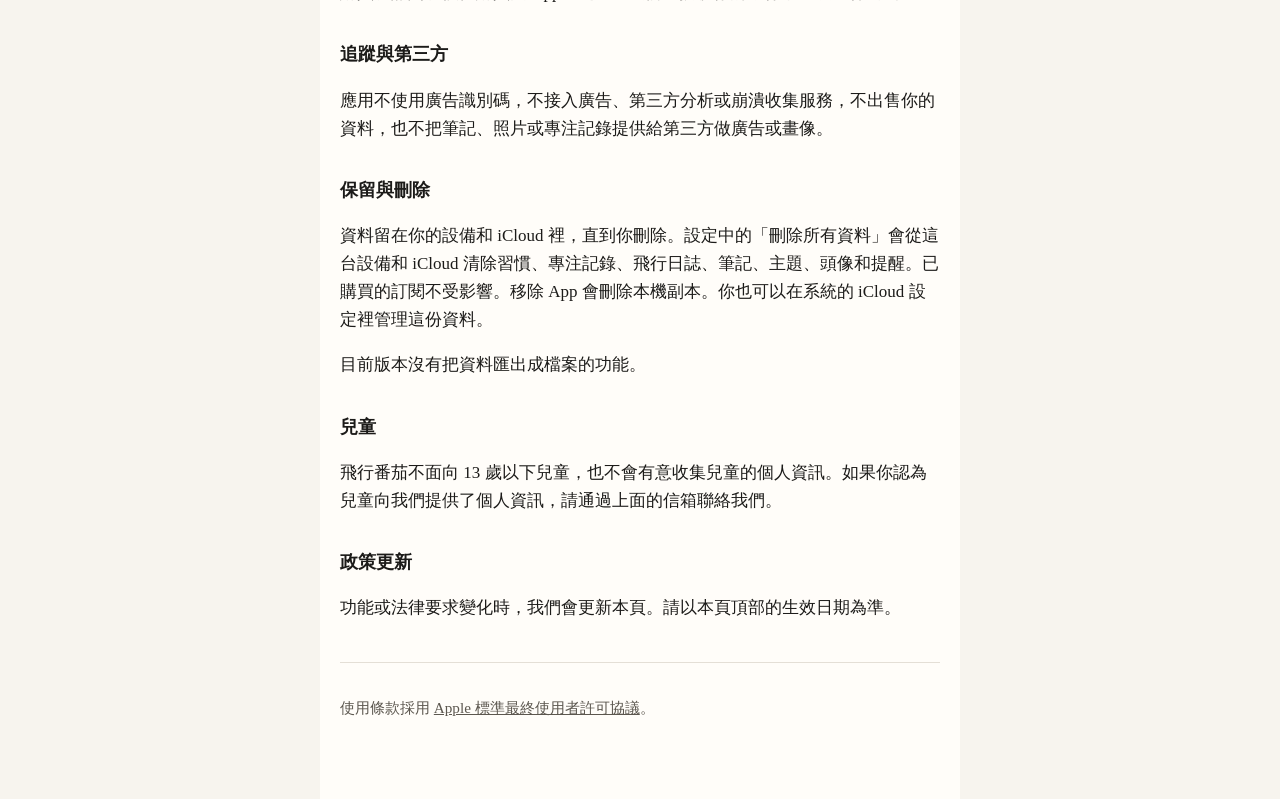
<file: flowflight/zh-Hant/index.html>
<!DOCTYPE html>
<html lang="zh-Hant">
<head>
  <meta charset="utf-8">
  <meta name="viewport" content="width=device-width, initial-scale=1">
  <title>飛行番茄隱私政策</title>
  <link rel="stylesheet" href="../style.css">
</head>
<body>
  <main>
    <nav>
      <a href="../" lang="en">English</a>
      <a href="../zh-Hans/" lang="zh-Hans">简体中文</a>
      <a href="./" aria-current="page" lang="zh-Hant">繁體中文</a>
      <a href="../ja/" lang="ja">日本語</a>
      <a href="../ko/" lang="ko">한국어</a>
    </nav>
    <h1>飛行番茄（FlowFlight）隱私政策</h1>
    <p class="meta">生效日期：2026年11月1日<br>開發者：Jinming Liu<br>聯絡信箱：<a href="mailto:mingx.app@outlook.com">mingx.app@outlook.com</a></p>
    <p>飛行番茄是一款飛行主題的專注應用。本政策說明應用如何處理你的資料。資料保存在你的設備上。你登入 iCloud 後，這些內容通過你的 iCloud 私有資料庫在你自己的設備之間同步。我們沒有自己的伺服器，也不把這些內容交給廣告或分析服務。</p>

    <h2>應用儲存的資料</h2>
    <ul>
      <li>習慣：名稱、圖標、顏色、目標時長、提醒時間和排序。歸檔的習慣仍會保留。</li>
      <li>專注記錄：開始和結束時間、計劃時長、實際時長，以及完成或中止。</li>
      <li>飛行日誌：應用生成的航班展示資訊，以及出發和到達機場代碼。機場名稱和地圖座標來自應用自帶的機場目錄。應用不讀取你的定位。</li>
      <li>筆記：你寫下的文字，以及你添加到該筆記的配圖。</li>
      <li>飛行日誌卡片：當天使用的主題顏色，以及封面指向哪一篇筆記。</li>
      <li>資料：暱稱和頭像。飛行員等級依累計成功專注分鐘數在展示時計算，不另外儲存為一筆等級記錄。</li>
      <li>偏好：機場代碼的顯示方式、一週從哪天開始、飛行距離單位。這些會隨 iCloud 同步。淺色、深色或跟隨系統的外觀模式只存在這台設備上。</li>
      <li>購買狀態：通過 App Store 讀取的 Premium 權益，用來解鎖已購買的功能。</li>
    </ul>

    <h2>筆記與同步</h2>
    <p>筆記文字在這台設備的應用資料庫裡是明文。同步到 iCloud 時，這段文字由 Apple 的系統加密保護。配圖隨 iCloud 同步。</p>
    <p>沒登入 iCloud 時，你仍可以在本機查看和修改筆記、添加配圖，只是不會同步到其他設備。</p>
    <p>習慣提醒需要你允許通知。專注完成通知和 Live Activity 跟隨系統，設定裡沒有這兩項的單獨總開關。</p>

    <h2>照片</h2>
    <p>選擇頭像或筆記配圖時，你通過系統選圖介面交出那一張圖片。應用只處理你選中的圖片，用來顯示頭像或飛行日誌卡片。儲存或分享飛行日誌卡片時，由系統的分享或儲存介面完成。</p>

    <h2>地圖與動作感應</h2>
    <p>地圖用來展示專注航線。應用不申請定位權限。首頁地圖可能隨設備姿態輕微傾斜。這個動作只用於當時的畫面，不儲存，也不上傳。</p>

    <h2>小組件和 Live Activity</h2>
    <p>小組件和 Live Activity 通過本機的 App Group 讀取當前專注的唯讀快照，例如習慣名稱、結束時間和今日專注時長。這些資料留在你的設備上，用於系統介面展示。</p>

    <h2>付款</h2>
    <p>購買、訂閱和恢復購買由 Apple 處理。我們不接收你的銀行卡號或支付密碼。</p>

    <h2>追蹤與第三方</h2>
    <p>應用不使用廣告識別碼，不接入廣告、第三方分析或崩潰收集服務，不出售你的資料，也不把筆記、照片或專注記錄提供給第三方做廣告或畫像。</p>

    <h2>保留與刪除</h2>
    <p>資料留在你的設備和 iCloud 裡，直到你刪除。設定中的「刪除所有資料」會從這台設備和 iCloud 清除習慣、專注記錄、飛行日誌、筆記、主題、頭像和提醒。已購買的訂閱不受影響。移除 App 會刪除本機副本。你也可以在系統的 iCloud 設定裡管理這份資料。</p>
    <p>目前版本沒有把資料匯出成檔案的功能。</p>

    <h2>兒童</h2>
    <p>飛行番茄不面向 13 歲以下兒童，也不會有意收集兒童的個人資訊。如果你認為兒童向我們提供了個人資訊，請通過上面的信箱聯絡我們。</p>

    <h2>政策更新</h2>
    <p>功能或法律要求變化時，我們會更新本頁。請以本頁頂部的生效日期為準。</p>

    <footer>
      <p>使用條款採用 <a href="https://www.apple.com/legal/internet-services/itunes/dev/stdeula/">Apple 標準最終使用者許可協議</a>。</p>
    </footer>
  </main>
</body>
</html>
</file>
<file: flowflight/style.css>
:root {
  color-scheme: light;
  --ink: #1c1b19;
  --muted: #5c574f;
  --line: #e4dfd6;
  --paper: #f7f4ee;
  --card: #fffdf9;
}

* { box-sizing: border-box; }

body {
  margin: 0;
  background: var(--paper);
  color: var(--ink);
  font: 17px/1.65 "Iowan Old Style", "Palatino Linotype", Palatino, "Songti SC", "PingFang TC", "Hiragino Mincho ProN", "Apple SD Gothic Neo", serif;
}

main {
  max-width: 40rem;
  margin: 0 auto;
  padding: 2.5rem 1.25rem 4rem;
  background: var(--card);
  min-height: 100vh;
}

nav {
  display: flex;
  flex-wrap: wrap;
  gap: 0.75rem 1rem;
  font-family: "Avenir Next", "PingFang SC", "PingFang TC", "Apple SD Gothic Neo", "Hiragino Sans", sans-serif;
  font-size: 0.85rem;
  letter-spacing: 0.02em;
}

nav a { color: var(--muted); }
nav a[aria-current="page"] { color: var(--ink); font-weight: 600; }

h1 {
  font-size: 1.7rem;
  line-height: 1.25;
  font-weight: 600;
  margin: 1.5rem 0 0.5rem;
}

.meta, footer {
  color: var(--muted);
  font-size: 0.95rem;
}

h2 {
  font-size: 1.15rem;
  margin: 2rem 0 0.5rem;
}

ul { padding-left: 1.2rem; }
a { color: inherit; }
footer {
  margin-top: 2.5rem;
  padding-top: 1rem;
  border-top: 1px solid var(--line);
}
</file>
